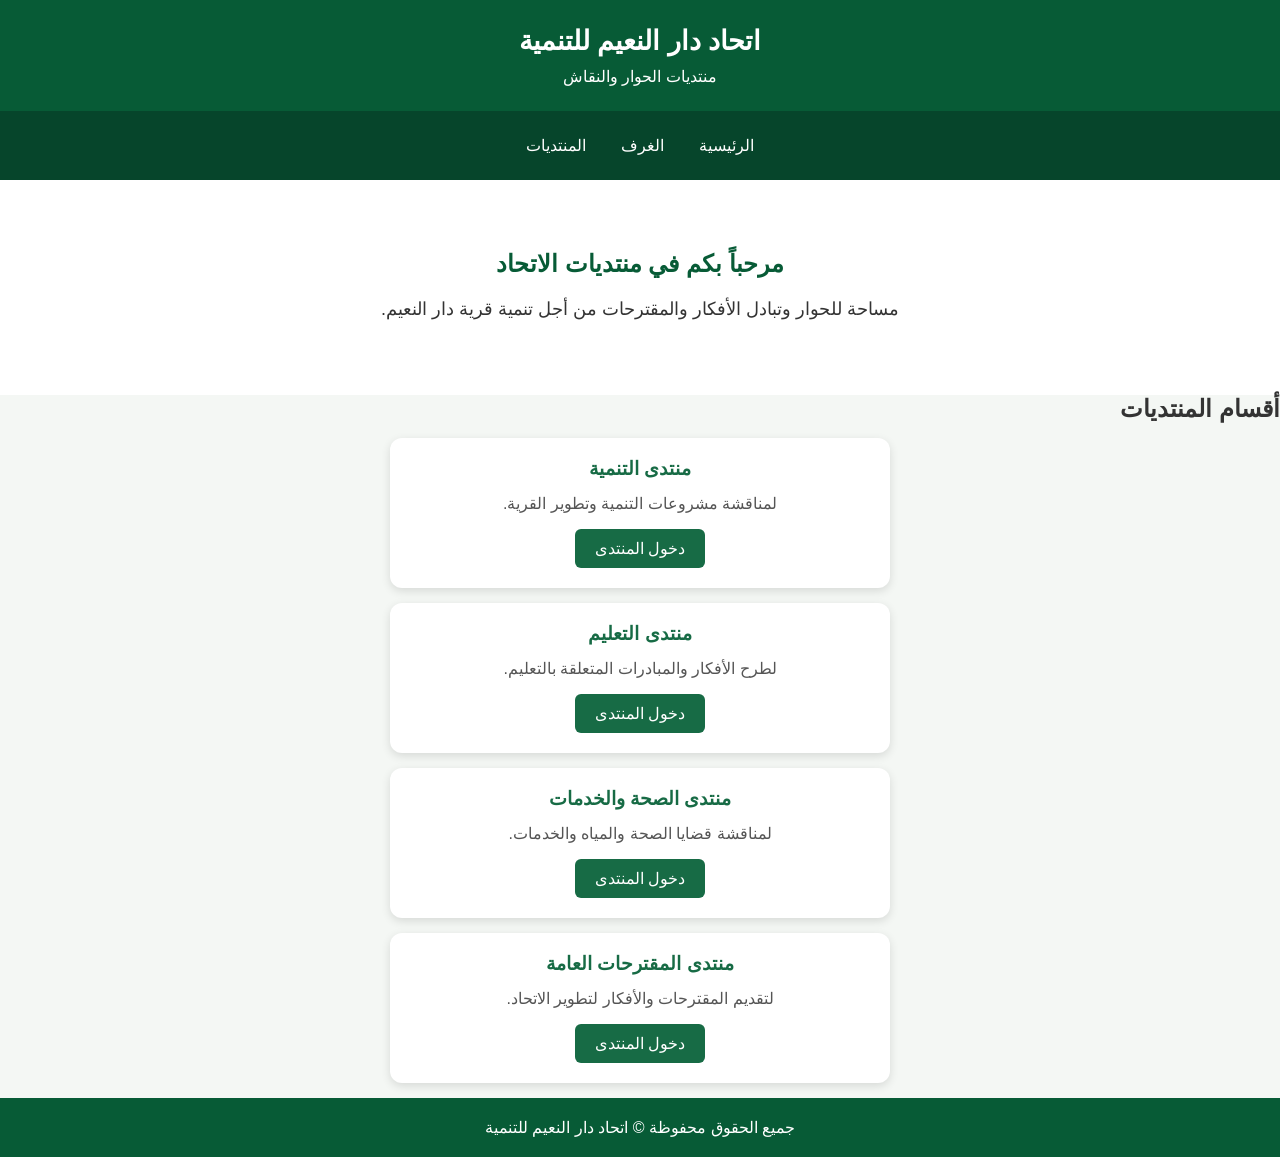
<file: forums.html>
<!DOCTYPE html>
<html lang="ar" dir="rtl">
<head>
    <meta charset="UTF-8">
    <meta name="viewport" content="width=device-width, initial-scale=1.0">
    <link rel="stylesheet" href="style.css">
    <title>المنتديات - اتحاد دار النعيم للتنمية</title>
</head>

<body>

<header>
    <h1>اتحاد دار النعيم للتنمية</h1>
    <p>منتديات الحوار والنقاش</p>
</header>

<nav>
    <a href="index.html">الرئيسية</a>
    <a href="rooms.html">الغرف</a>
    <a href="forums.html">المنتديات</a>
</nav>

<section class="hero">
    <h2>مرحباً بكم في منتديات الاتحاد</h2>
    <p>
        مساحة للحوار وتبادل الأفكار والمقترحات
        من أجل تنمية قرية دار النعيم.
    </p>
</section>

<section>
    <h2>أقسام المنتديات</h2>

    <div class="room-card">
        <h3>منتدى التنمية</h3>
        <p>لمناقشة مشروعات التنمية وتطوير القرية.</p>
        <a href="#">دخول المنتدى</a>
    </div>

    <div class="room-card">
        <h3>منتدى التعليم</h3>
        <p>لطرح الأفكار والمبادرات المتعلقة بالتعليم.</p>
        <a href="#">دخول المنتدى</a>
    </div>

    <div class="room-card">
        <h3>منتدى الصحة والخدمات</h3>
        <p>لمناقشة قضايا الصحة والمياه والخدمات.</p>
        <a href="#">دخول المنتدى</a>
    </div>

    <div class="room-card">
        <h3>منتدى المقترحات العامة</h3>
        <p>لتقديم المقترحات والأفكار لتطوير الاتحاد.</p>
        <a href="#">دخول المنتدى</a>
    </div>

</section>

<footer>
    <p>جميع الحقوق محفوظة © اتحاد دار النعيم للتنمية</p>
</footer>

</body>
</html>
</file>
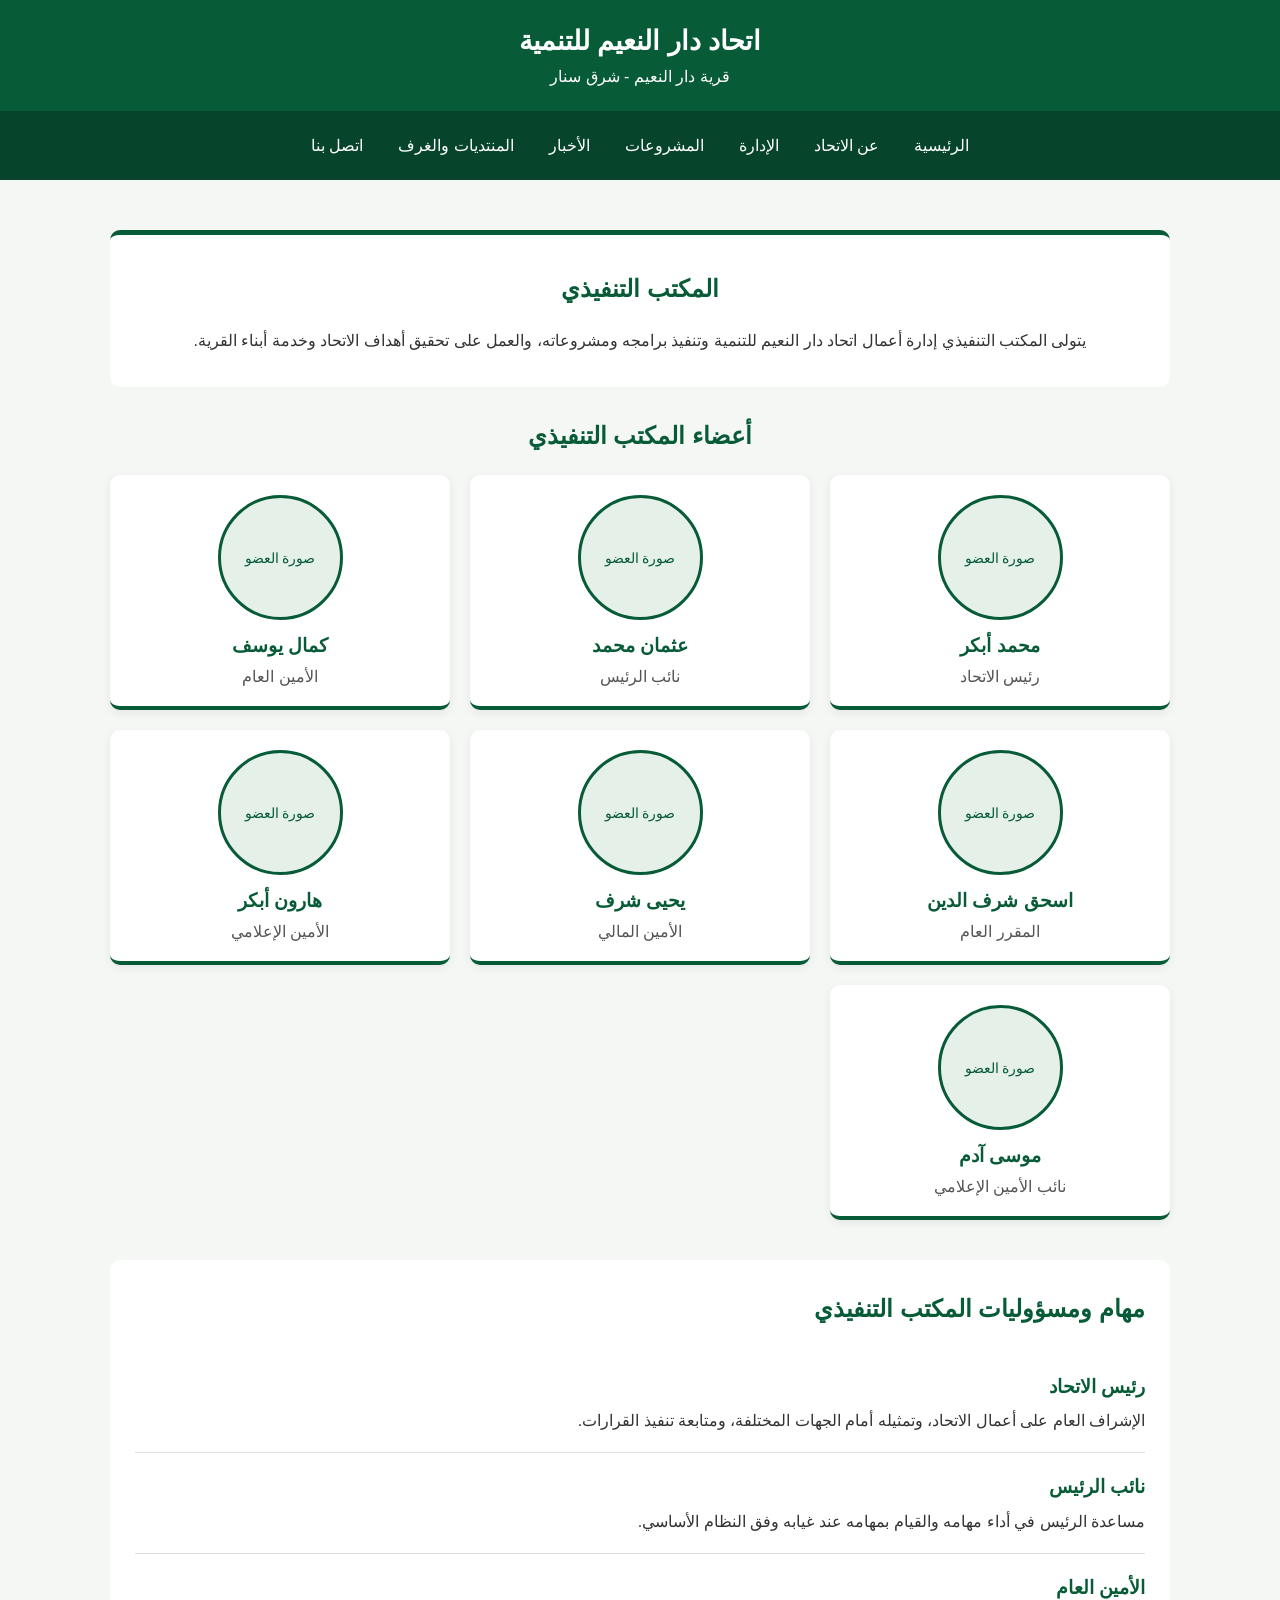
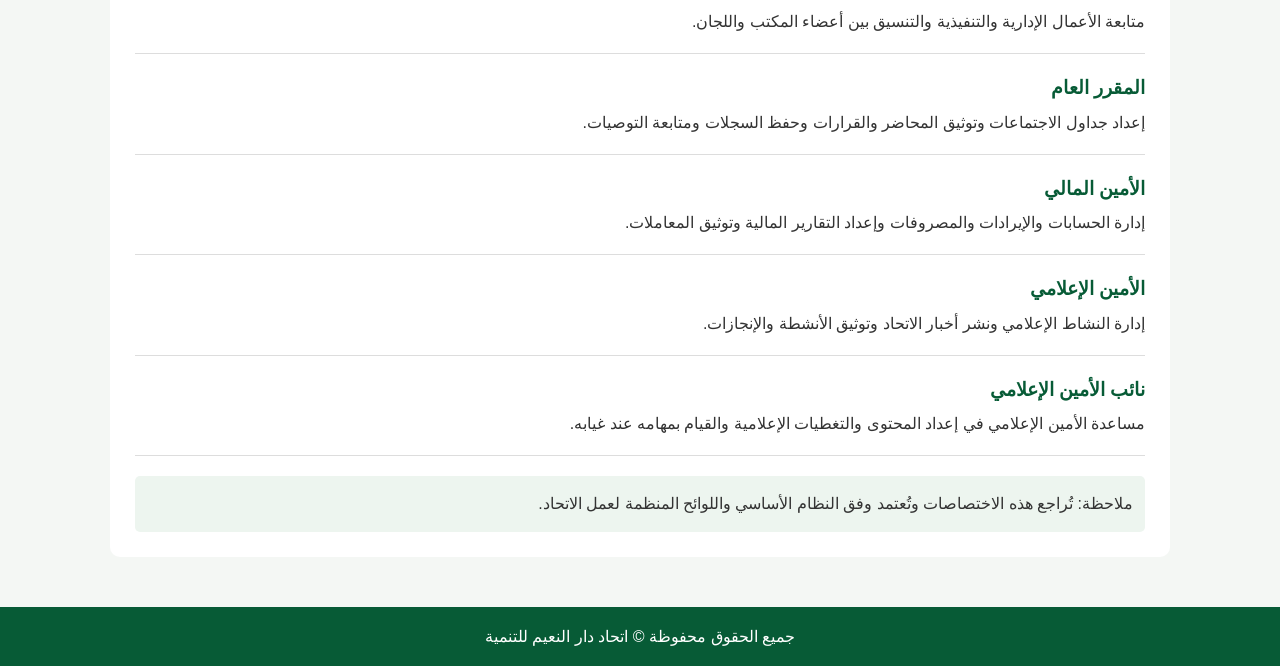
<file: management.html>
<!DOCTYPE html>
<html lang="ar" dir="rtl">

<head>
    <meta charset="UTF-8">
    <meta name="viewport" content="width=device-width, initial-scale=1.0">
    <link rel="stylesheet" href="style.css">
    <title>المكتب التنفيذي - اتحاد دار النعيم للتنمية</title>
</head>

<body>

<header>
    <h1>اتحاد دار النعيم للتنمية</h1>
    <p>قرية دار النعيم - شرق سنار</p>
</header>

<nav>
    <a href="index.html">الرئيسية</a>
    <a href="about.html">عن الاتحاد</a>
    <a href="management.html">الإدارة</a>
    <a href="#">المشروعات</a>
    <a href="#">الأخبار</a>
    <a href="#">المنتديات والغرف</a>
    <a href="#">اتصل بنا</a>
</nav>

<main class="management">

    <section class="management-intro">
        <h2>المكتب التنفيذي</h2>
        <p>
            يتولى المكتب التنفيذي إدارة أعمال اتحاد دار النعيم
            للتنمية وتنفيذ برامجه ومشروعاته، والعمل على تحقيق
            أهداف الاتحاد وخدمة أبناء القرية.
        </p>
    </section>

    <h2 class="section-title">أعضاء المكتب التنفيذي</h2>

    <section class="members">

        <article class="member-card">
            <div class="member-photo">صورة العضو</div>
            <h3>محمد أبكر</h3>
            <p>رئيس الاتحاد</p>
        </article>

        <article class="member-card">
            <div class="member-photo">صورة العضو</div>
            <h3>عثمان محمد</h3>
            <p>نائب الرئيس</p>
        </article>

        <article class="member-card">
            <div class="member-photo">صورة العضو</div>
            <h3>كمال يوسف</h3>
            <p>الأمين العام</p>
        </article>

        <article class="member-card">
            <div class="member-photo">صورة العضو</div>
            <h3>اسحق شرف الدين</h3>
            <p>المقرر العام</p>
        </article>

        <article class="member-card">
            <div class="member-photo">صورة العضو</div>
            <h3>يحيى شرف</h3>
            <p>الأمين المالي</p>
        </article>

        <article class="member-card">
            <div class="member-photo">صورة العضو</div>
            <h3>هارون أبكر</h3>
            <p>الأمين الإعلامي</p>
        </article>

        <article class="member-card">
            <div class="member-photo">صورة العضو</div>
            <h3>موسى آدم</h3>
            <p>نائب الأمين الإعلامي</p>
        </article>

    </section>

    <section class="duties">

        <h2>مهام ومسؤوليات المكتب التنفيذي</h2>

        <div class="duty-item">
            <h3>رئيس الاتحاد</h3>
            <p>الإشراف العام على أعمال الاتحاد، وتمثيله أمام الجهات المختلفة، ومتابعة تنفيذ القرارات.</p>
        </div>

        <div class="duty-item">
            <h3>نائب الرئيس</h3>
            <p>مساعدة الرئيس في أداء مهامه والقيام بمهامه عند غيابه وفق النظام الأساسي.</p>
        </div>

        <div class="duty-item">
            <h3>الأمين العام</h3>
            <p>متابعة الأعمال الإدارية والتنفيذية والتنسيق بين أعضاء المكتب واللجان.</p>
        </div>

        <div class="duty-item">
            <h3>المقرر العام</h3>
            <p>إعداد جداول الاجتماعات وتوثيق المحاضر والقرارات وحفظ السجلات ومتابعة التوصيات.</p>
        </div>

        <div class="duty-item">
            <h3>الأمين المالي</h3>
            <p>إدارة الحسابات والإيرادات والمصروفات وإعداد التقارير المالية وتوثيق المعاملات.</p>
        </div>

        <div class="duty-item">
            <h3>الأمين الإعلامي</h3>
            <p>إدارة النشاط الإعلامي ونشر أخبار الاتحاد وتوثيق الأنشطة والإنجازات.</p>
        </div>

        <div class="duty-item">
            <h3>نائب الأمين الإعلامي</h3>
            <p>مساعدة الأمين الإعلامي في إعداد المحتوى والتغطيات الإعلامية والقيام بمهامه عند غيابه.</p>
        </div>

        <p class="note">
            ملاحظة: تُراجع هذه الاختصاصات وتُعتمد وفق النظام الأساسي
            واللوائح المنظمة لعمل الاتحاد.
        </p>

    </section>

</main>

<footer>
    <p>جميع الحقوق محفوظة © اتحاد دار النعيم للتنمية</p>
</footer>

</body>
</html>
</file>
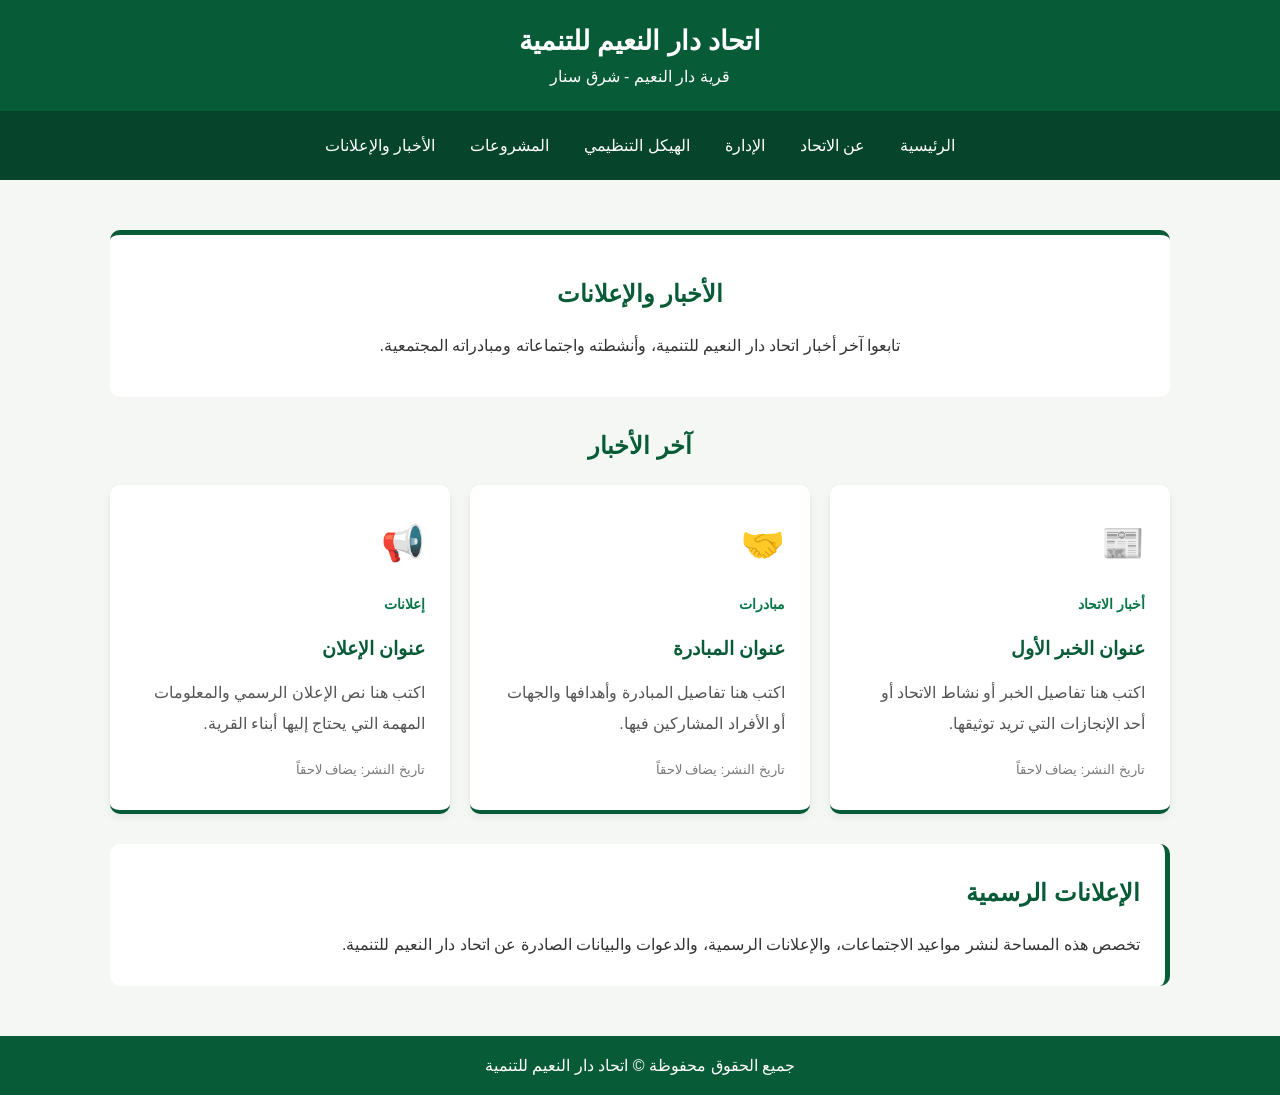
<file: news.html>
<!DOCTYPE html>
<html lang="ar" dir="rtl">
<head>
    <meta charset="UTF-8">
    <meta name="viewport" content="width=device-width, initial-scale=1.0">
    <link rel="stylesheet" href="style.css">
    <title>الأخبار والإعلانات - اتحاد دار النعيم</title>
</head>

<body>

    <header>
        <h1>اتحاد دار النعيم للتنمية</h1>
        <p>قرية دار النعيم - شرق سنار</p>
    </header>

    <nav>
        <a href="index.html">الرئيسية</a>
        <a href="about.html">عن الاتحاد</a>
        <a href="management.html">الإدارة</a>
        <a href="structure.html">الهيكل التنظيمي</a>
        <a href="projects.html">المشروعات</a>
        <a href="news.html">الأخبار والإعلانات</a>
    </nav>

    <main class="news">

        <section class="news-intro">
            <h2>الأخبار والإعلانات</h2>
            <p>
                تابعوا آخر أخبار اتحاد دار النعيم للتنمية،
                وأنشطته واجتماعاته ومبادراته المجتمعية.
            </p>
        </section>

        <h2 class="news-title">آخر الأخبار</h2>

        <section class="news-grid">

            <article class="news-card">
                <div class="news-icon">📰</div>
                <span class="news-type">أخبار الاتحاد</span>
                <h3>عنوان الخبر الأول</h3>
                <p>
                    اكتب هنا تفاصيل الخبر أو نشاط الاتحاد
                    أو أحد الإنجازات التي تريد توثيقها.
                </p>
                <span class="news-date">تاريخ النشر: يضاف لاحقاً</span>
            </article>

            <article class="news-card">
                <div class="news-icon">🤝</div>
                <span class="news-type">مبادرات</span>
                <h3>عنوان المبادرة</h3>
                <p>
                    اكتب هنا تفاصيل المبادرة وأهدافها
                    والجهات أو الأفراد المشاركين فيها.
                </p>
                <span class="news-date">تاريخ النشر: يضاف لاحقاً</span>
            </article>

            <article class="news-card">
                <div class="news-icon">📢</div>
                <span class="news-type">إعلانات</span>
                <h3>عنوان الإعلان</h3>
                <p>
                    اكتب هنا نص الإعلان الرسمي
                    والمعلومات المهمة التي يحتاج إليها أبناء القرية.
                </p>
                <span class="news-date">تاريخ النشر: يضاف لاحقاً</span>
            </article>

        </section>

        <section class="news-notices">
            <h2>الإعلانات الرسمية</h2>
            <p>
                تخصص هذه المساحة لنشر مواعيد الاجتماعات،
                والإعلانات الرسمية، والدعوات والبيانات الصادرة
                عن اتحاد دار النعيم للتنمية.
            </p>
        </section>

    </main>

    <footer>
        <p>جميع الحقوق محفوظة © اتحاد دار النعيم للتنمية</p>
    </footer>

</body>
</html>
</file>
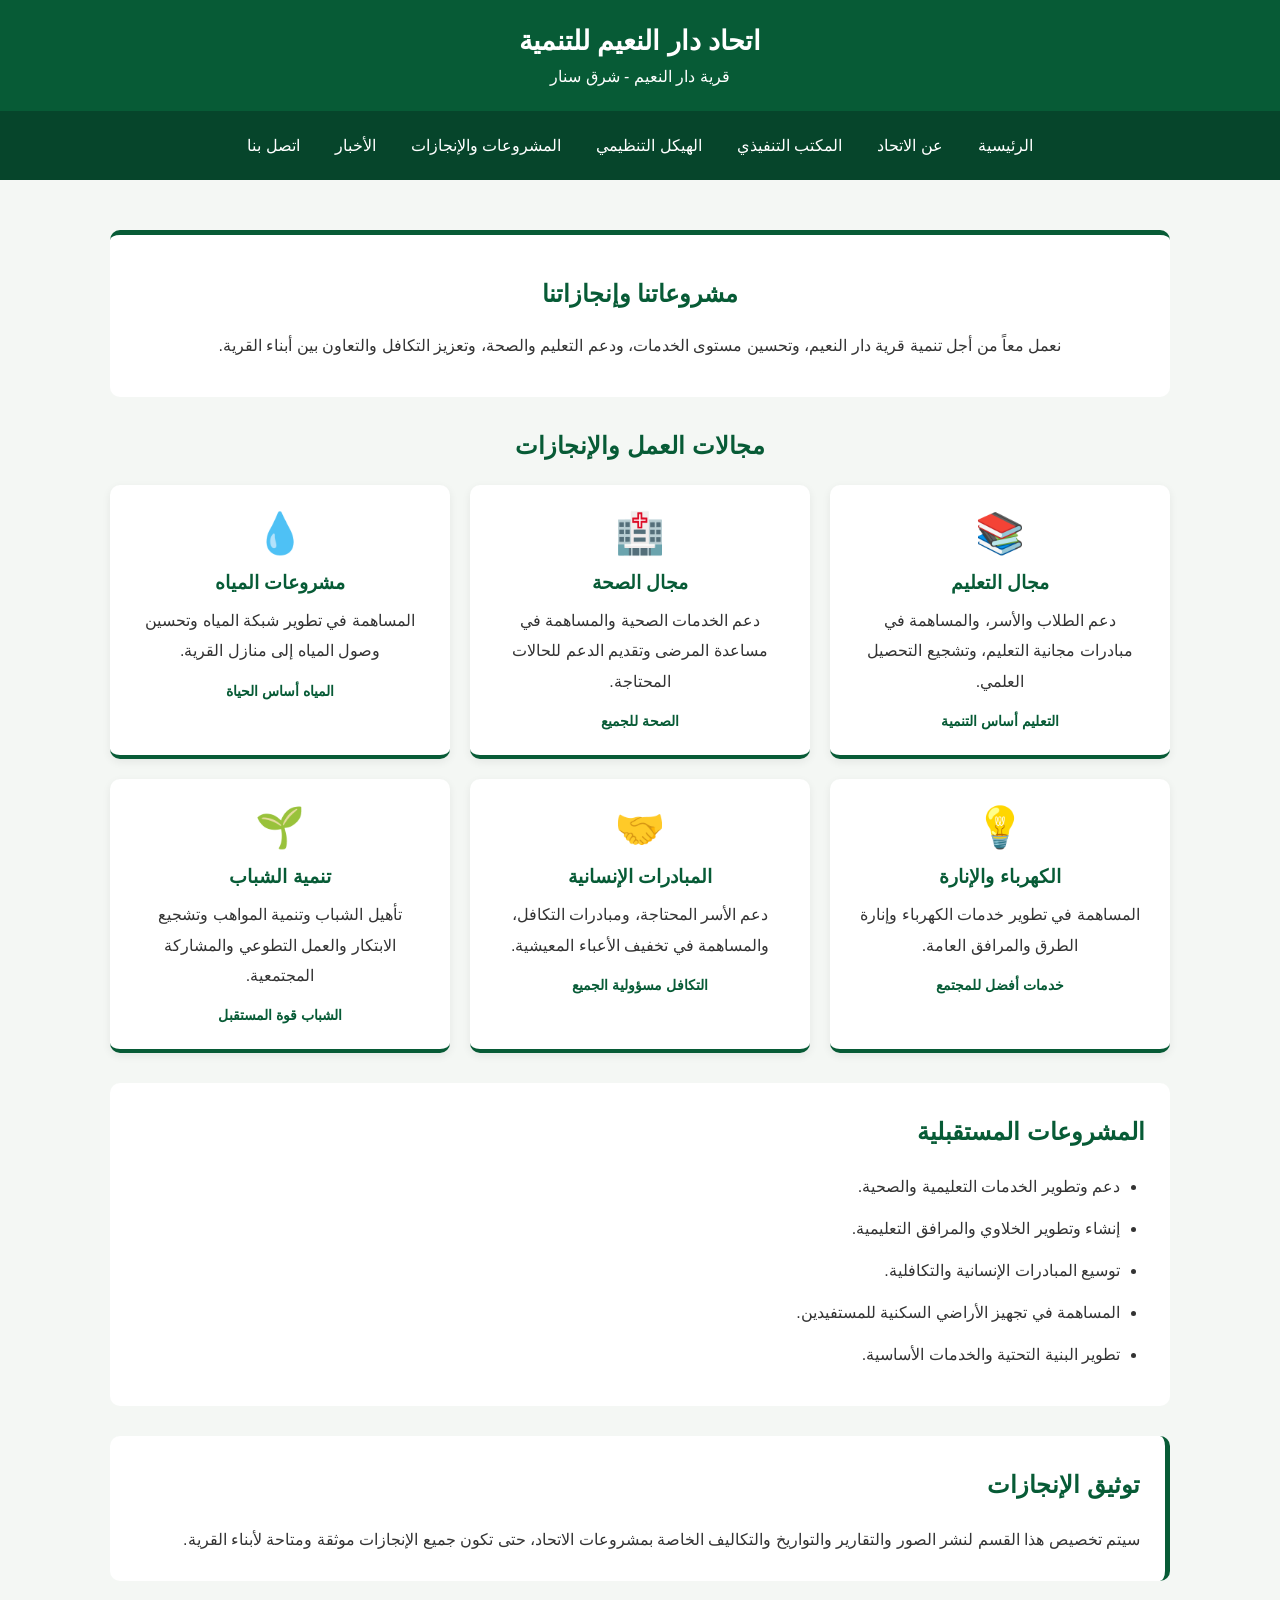
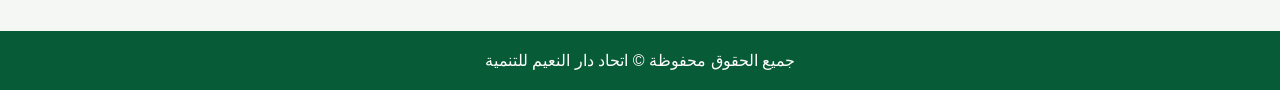
<file: projects.html_.html>
<!DOCTYPE html>
<html lang="ar" dir="rtl">

<head>
    <meta charset="UTF-8">
    <meta name="viewport" content="width=device-width, initial-scale=1.0">
    <link rel="stylesheet" href="style.css">
    <title>المشروعات والإنجازات - اتحاد دار النعيم</title>
</head>

<body>

<header>
    <h1>اتحاد دار النعيم للتنمية</h1>
    <p>قرية دار النعيم - شرق سنار</p>
</header>

<nav>
    <a href="index.html">الرئيسية</a>
    <a href="about.html">عن الاتحاد</a>
    <a href="management.html">المكتب التنفيذي</a>
    <a href="structure.html">الهيكل التنظيمي</a>
    <a href="projects.html_.html">المشروعات والإنجازات</a>
    <a href="#">الأخبار</a>
    <a href="#">اتصل بنا</a>
</nav>

<main class="projects">

    <section class="projects-intro">
        <h2>مشروعاتنا وإنجازاتنا</h2>
        <p>
            نعمل معاً من أجل تنمية قرية دار النعيم،
            وتحسين مستوى الخدمات، ودعم التعليم والصحة،
            وتعزيز التكافل والتعاون بين أبناء القرية.
        </p>
    </section>

    <h2 class="projects-title">مجالات العمل والإنجازات</h2>

    <section class="project-grid">

        <article class="project-card">
            <div class="project-icon">📚</div>
            <h3>مجال التعليم</h3>
            <p>
                دعم الطلاب والأسر، والمساهمة في مبادرات
                مجانية التعليم، وتشجيع التحصيل العلمي.
            </p>
            <span>التعليم أساس التنمية</span>
        </article>

        <article class="project-card">
            <div class="project-icon">🏥</div>
            <h3>مجال الصحة</h3>
            <p>
                دعم الخدمات الصحية والمساهمة في مساعدة
                المرضى وتقديم الدعم للحالات المحتاجة.
            </p>
            <span>الصحة للجميع</span>
        </article>

        <article class="project-card">
            <div class="project-icon">💧</div>
            <h3>مشروعات المياه</h3>
            <p>
                المساهمة في تطوير شبكة المياه
                وتحسين وصول المياه إلى منازل القرية.
            </p>
            <span>المياه أساس الحياة</span>
        </article>

        <article class="project-card">
            <div class="project-icon">💡</div>
            <h3>الكهرباء والإنارة</h3>
            <p>
                المساهمة في تطوير خدمات الكهرباء
                وإنارة الطرق والمرافق العامة.
            </p>
            <span>خدمات أفضل للمجتمع</span>
        </article>

        <article class="project-card">
            <div class="project-icon">🤝</div>
            <h3>المبادرات الإنسانية</h3>
            <p>
                دعم الأسر المحتاجة، ومبادرات التكافل،
                والمساهمة في تخفيف الأعباء المعيشية.
            </p>
            <span>التكافل مسؤولية الجميع</span>
        </article>

        <article class="project-card">
            <div class="project-icon">🌱</div>
            <h3>تنمية الشباب</h3>
            <p>
                تأهيل الشباب وتنمية المواهب وتشجيع
                الابتكار والعمل التطوعي والمشاركة المجتمعية.
            </p>
            <span>الشباب قوة المستقبل</span>
        </article>

    </section>

    <section class="future-projects">

        <h2>المشروعات المستقبلية</h2>

        <ul>
            <li>دعم وتطوير الخدمات التعليمية والصحية.</li>
            <li>إنشاء وتطوير الخلاوي والمرافق التعليمية.</li>
            <li>توسيع المبادرات الإنسانية والتكافلية.</li>
            <li>المساهمة في تجهيز الأراضي السكنية للمستفيدين.</li>
            <li>تطوير البنية التحتية والخدمات الأساسية.</li>
        </ul>

    </section>

    <section class="documentation">
        <h2>توثيق الإنجازات</h2>
        <p>
            سيتم تخصيص هذا القسم لنشر الصور والتقارير
            والتواريخ والتكاليف الخاصة بمشروعات الاتحاد،
            حتى تكون جميع الإنجازات موثقة ومتاحة لأبناء القرية.
        </p>
    </section>

</main>

<footer>
    <p>جميع الحقوق محفوظة © اتحاد دار النعيم للتنمية</p>
</footer>

</body>
</html>
</file>
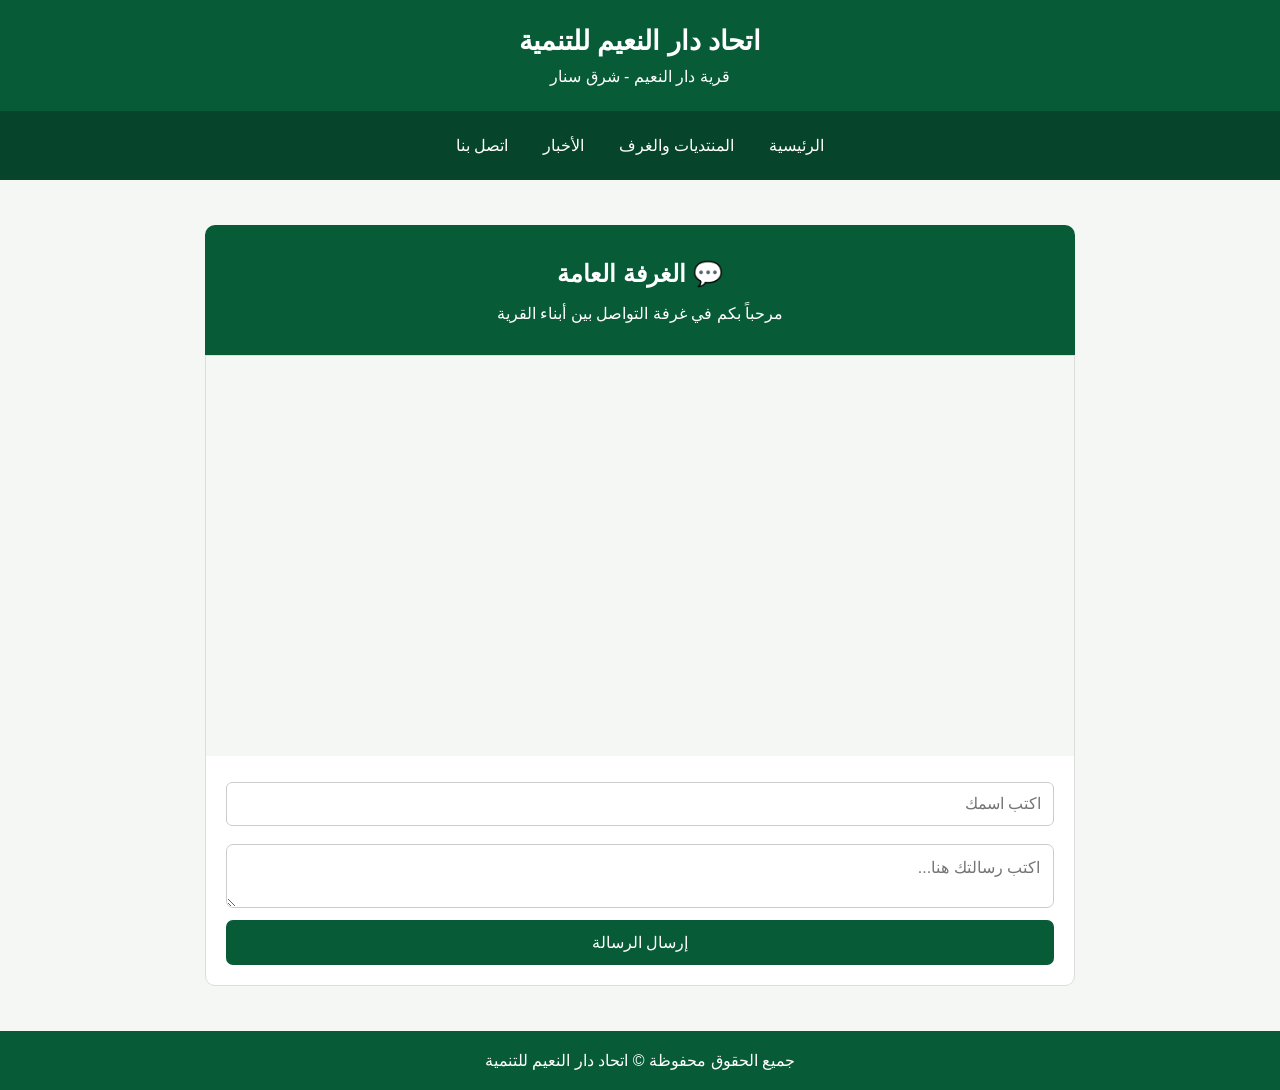
<file: public-room.html>
<!DOCTYPE html>
<html lang="ar" dir="rtl">

<head>
    <meta charset="UTF-8">
    <meta name="viewport" content="width=device-width, initial-scale=1.0">
    <link rel="stylesheet" href="style.css">
    <title>الغرفة العامة - اتحاد دار النعيم</title>
</head>

<body>

    <header>
        <h1>اتحاد دار النعيم للتنمية</h1>
        <p>قرية دار النعيم - شرق سنار</p>
    </header>

    <nav>
        <a href="index.html">الرئيسية</a>
        <a href="forums.html">المنتديات والغرف</a>
        <a href="news.html">الأخبار</a>
        <a href="contact.html">اتصل بنا</a>
    </nav>

    <main class="chat-room">

        <section class="chat-header">
            <h2>💬 الغرفة العامة</h2>
            <p>مرحباً بكم في غرفة التواصل بين أبناء القرية</p>
        </section>

        <section class="chat-box">

            <div class="chat-messages" id="messages">

                <div class="welcome-message">
                    مرحباً بكم في الغرفة العامة لاتحاد دار النعيم للتنمية.
                    نرجو الالتزام بالاحترام المتبادل وحسن الحوار.
                </div>

            </div>

            <form class="chat-form" id="chatForm">

                <input
                    type="text"
                    id="senderName"
                    placeholder="اكتب اسمك"
                    required
                >

                <textarea
                    id="messageInput"
                    placeholder="اكتب رسالتك هنا..."
                    rows="2"
                    required
                ></textarea>

                <button type="submit">إرسال الرسالة</button>

            </form>

        </section>

    </main>

    <footer>
        <p>جميع الحقوق محفوظة © اتحاد دار النعيم للتنمية</p>
    </footer>

    <script src="public-room.js"></script>

</body>
</html>
</file>
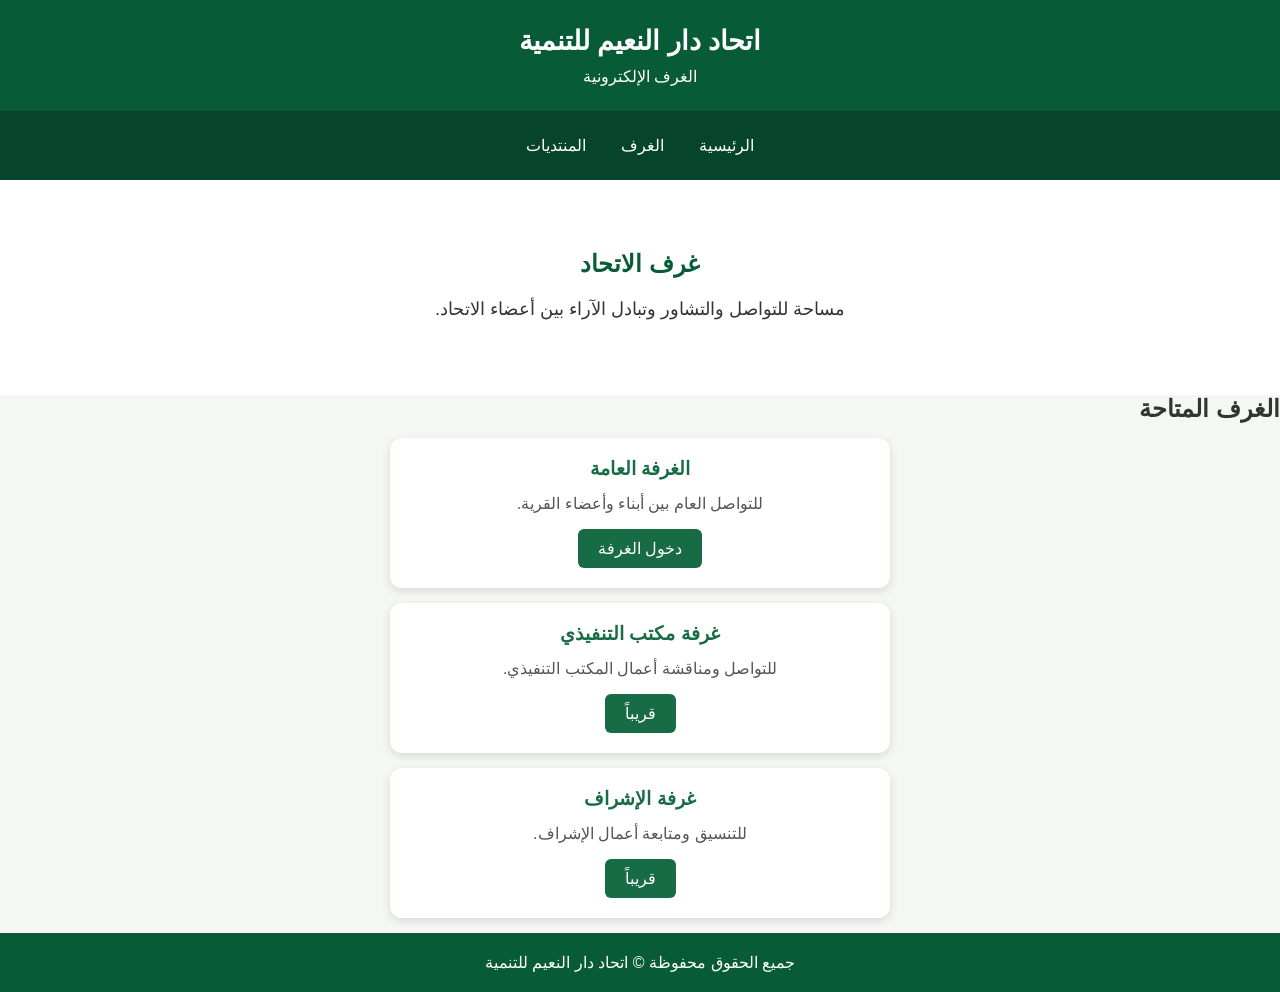
<file: rooms.html>
<!DOCTYPE html>
<html lang="ar" dir="rtl">
<head>
    <meta charset="UTF-8">
    <meta name="viewport" content="width=device-width, initial-scale=1.0">
    <link rel="stylesheet" href="style.css">
    <title>الغرف - اتحاد دار النعيم للتنمية</title>
</head>

<body>

    <header>
        <h1>اتحاد دار النعيم للتنمية</h1>
        <p>الغرف الإلكترونية</p>
    </header>

    <nav>
        <a href="index.html">الرئيسية</a>
        <a href="rooms.html">الغرف</a>
        <a href="forums.html">المنتديات</a>
    </nav>

    <section class="hero">
        <h2>غرف الاتحاد</h2>
        <p>مساحة للتواصل والتشاور وتبادل الآراء بين أعضاء الاتحاد.</p>
    </section>

    <section>
        <h2>الغرف المتاحة</h2>

        <div class="room-card">
            <h3>الغرفة العامة</h3>
            <p>للتواصل العام بين أبناء وأعضاء القرية.</p>
            <a href="room.html">دخول الغرفة</a>
        </div>

        <div class="room-card">
            <h3>غرفة مكتب التنفيذي</h3>
            <p>للتواصل ومناقشة أعمال المكتب التنفيذي.</p>
            <a href="#">قريباً</a>
        </div>

        <div class="room-card">
            <h3>غرفة الإشراف</h3>
            <p>للتنسيق ومتابعة أعمال الإشراف.</p>
            <a href="#">قريباً</a>
        </div>
    </section>

    <footer>
        <p>جميع الحقوق محفوظة © اتحاد دار النعيم للتنمية</p>
    </footer>

</body>
</html>
</file>
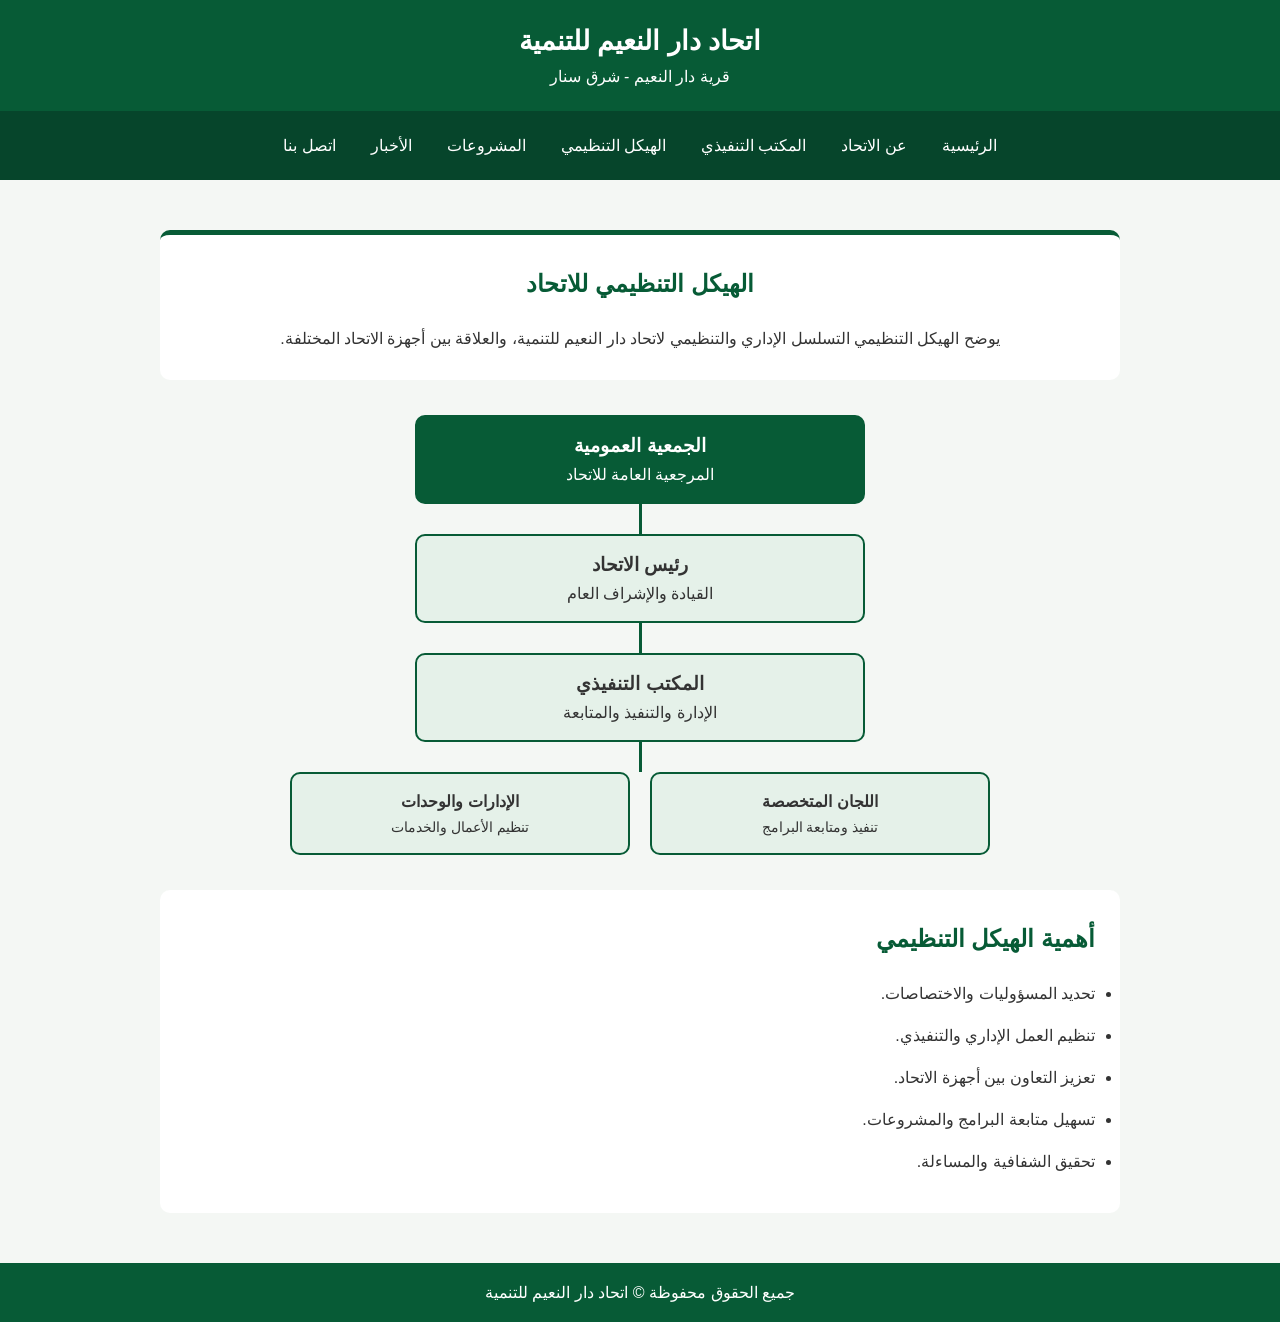
<file: structure.html_.html>
<!DOCTYPE html>
<html lang="ar" dir="rtl">

<head>
    <meta charset="UTF-8">
    <meta name="viewport" content="width=device-width, initial-scale=1.0">
    <link rel="stylesheet" href="style.css">
    <title>الهيكل التنظيمي - اتحاد دار النعيم</title>
</head>

<body>

<header>
    <h1>اتحاد دار النعيم للتنمية</h1>
    <p>قرية دار النعيم - شرق سنار</p>
</header>

<nav>
    <a href="index.html">الرئيسية</a>
    <a href="about.html">عن الاتحاد</a>
    <a href="management.html">المكتب التنفيذي</a>
    <a href="structure.html">الهيكل التنظيمي</a>
    <a href="#">المشروعات</a>
    <a href="#">الأخبار</a>
    <a href="#">اتصل بنا</a>
</nav>

<main class="structure">

    <div class="structure-intro">
        <h2>الهيكل التنظيمي للاتحاد</h2>
        <p>
            يوضح الهيكل التنظيمي التسلسل الإداري
            والتنظيمي لاتحاد دار النعيم للتنمية،
            والعلاقة بين أجهزة الاتحاد المختلفة.
        </p>
    </div>

    <section class="organization">

        <div class="org-box top">
            <h3>الجمعية العمومية</h3>
            <p>المرجعية العامة للاتحاد</p>
        </div>

        <div class="org-line"></div>

        <div class="org-box">
            <h3>رئيس الاتحاد</h3>
            <p>القيادة والإشراف العام</p>
        </div>

        <div class="org-line"></div>

        <div class="org-box">
            <h3>المكتب التنفيذي</h3>
            <p>الإدارة والتنفيذ والمتابعة</p>
        </div>

        <div class="org-line"></div>

        <div class="org-groups">

            <div class="org-box small">
                <h3>اللجان المتخصصة</h3>
                <p>تنفيذ ومتابعة البرامج</p>
            </div>

            <div class="org-box small">
                <h3>الإدارات والوحدات</h3>
                <p>تنظيم الأعمال والخدمات</p>
            </div>

        </div>

    </section>

    <section class="structure-info">

        <h2>أهمية الهيكل التنظيمي</h2>

        <ul>
            <li>تحديد المسؤوليات والاختصاصات.</li>
            <li>تنظيم العمل الإداري والتنفيذي.</li>
            <li>تعزيز التعاون بين أجهزة الاتحاد.</li>
            <li>تسهيل متابعة البرامج والمشروعات.</li>
            <li>تحقيق الشفافية والمساءلة.</li>
        </ul>

    </section>

</main>

<footer>
    <p>جميع الحقوق محفوظة © اتحاد دار النعيم للتنمية</p>
</footer>

</body>
</html>
</file>
<file: style.css>
/* إعدادات الصفحة العامة */
* {
    margin: 0;
    padding: 0;
    box-sizing: border-box;
}

body {
    font-family: Arial, sans-serif;
    direction: rtl;
    background-color: #f4f7f4;
    color: #333;
}

/* رأس الموقع */
header {
    background-color: #075b36;
    color: white;
    text-align: center;
    padding: 25px;
}

header h1 {
    font-size: 27px;
    margin-bottom: 10px;
}

header p {
    font-size: 16px;
}

/* القائمة الرئيسية */
nav {
    background-color: #06452b;
    padding: 15px;
    display: flex;
    justify-content: center;
    align-items: center;
    flex-wrap: wrap;
    gap: 15px;
}

nav a {
    color: white;
    text-decoration: none;
    font-size: 16px;
    padding: 10px;
    display: block;
}

/* القوائم المنسدلة */
.dropdown {
    position: relative;
    color: white;
}

.dropdown summary {
    list-style: none;
    cursor: pointer;
    padding: 10px;
    font-size: 16px;
}

.dropdown summary::-webkit-details-marker {
    display: none;
}

.dropdown summary::after {
    content: " ▼";
    font-size: 11px;
}

.dropdown[open] summary {
    background-color: #087747;
    border-radius: 5px;
}

/* محتويات القائمة */
.dropdown-menu {
    position: absolute;
    top: 100%;
    right: 0;
    min-width: 190px;
    background-color: white;
    box-shadow: 0 4px 12px #0003;
    border-radius: 5px;
    z-index: 100;
    overflow: hidden;
}

.dropdown-menu a {
    color: #075b36;
    padding: 12px 15px;
    border-bottom: 1px solid #eee;
    font-size: 15px;
}

.dropdown-menu a:hover {
    background-color: #e5f3eb;
}

/* تأثير الروابط */
nav > a:hover {
    background-color: #087747;
    border-radius: 5px;
}

/* القسم الرئيسي */
.hero {
    text-align: center;
    padding: 70px 20px;
    background-color: white;
}

.hero h2 {
    color: #075b36;
    margin-bottom: 15px;
}

.hero p {
    font-size: 18px;
    line-height: 1.8;
}

/* تذييل الموقع */
footer {
    background-color: #075b36;
    color: white;
    text-align: center;
    padding: 20px;
}

/* الهواتف */
@media (max-width: 600px) {

    nav {
        gap: 5px;
        padding: 10px;
    }

    nav a,
    .dropdown summary {
        font-size: 14px;
        padding: 10px 7px;
    }

    .dropdown-menu {
        min-width: 170px;
    }

    header h1 {
        font-size: 22px;
    }

    .hero {
        padding: 45px 15px;
    }
}


/* صفحة عن الاتحاد */

.about {
    background-color: white;
    max-width: 1000px;
    margin: 30px auto;
    padding: 30px;
    border-radius: 10px;
    line-height: 2;
}

.about h2 {
    color: #075b36;
    margin: 20px 0 10px;
    border-bottom: 2px solid #e1eee6;
    padding-bottom: 8px;
}

.about p {
    font-size: 17px;
    margin-bottom: 15px;
}

.about ul {
    padding-right: 25px;
}

.about li {
    margin-bottom: 8px;
}

@media (max-width: 600px) {
    .about {
        margin: 15px;
        padding: 20px;
    }
}


/* صفحة الإدارة */

.management {
    max-width: 1100px;
    margin: 30px auto;
    padding: 20px;
}

.management-intro {
    background: white;
    padding: 30px;
    text-align: center;
    border-radius: 10px;
    line-height: 2;
    border-top: 5px solid #075b36;
}

.management-intro h2 {
    color: #075b36;
    margin-bottom: 12px;
}

.section-title {
    text-align: center;
    color: #075b36;
    margin: 35px 0 25px;
}

.members {
    display: grid;
    grid-template-columns: repeat(3, 1fr);
    gap: 20px;
}

.member-card {
    background: white;
    padding: 20px;
    text-align: center;
    border-radius: 10px;
    box-shadow: 0 3px 10px #0001;
    border-bottom: 4px solid #075b36;
}

.member-photo {
    width: 125px;
    height: 125px;
    border-radius: 50%;
    background: #e5f0e9;
    border: 3px solid #075b36;
    margin: 0 auto 15px;
    display: flex;
    align-items: center;
    justify-content: center;
    color: #075b36;
    font-size: 14px;
}

.member-card h3 {
    color: #075b36;
    margin-bottom: 10px;
}

.member-card p {
    color: #555;
    font-size: 16px;
}

.duties {
    background: white;
    margin-top: 40px;
    padding: 25px;
    border-radius: 10px;
    line-height: 2;
}

.duties h2 {
    color: #075b36;
    margin-bottom: 20px;
}

.duty-item {
    border-bottom: 1px solid #ddd;
    padding: 15px 0;
}

.duty-item h3 {
    color: #075b36;
}

.note {
    background: #edf5ef;
    padding: 12px;
    margin-top: 20px;
    border-radius: 5px;
}

@media (max-width: 700px) {
    .members {
        grid-template-columns: repeat(2, 1fr);
    }
}

@media (max-width: 450px) {
    .members {
        grid-template-columns: 1fr;
    }
}


/* صفحة الهيكل التنظيمي */

.structure {
    max-width: 1000px;
    margin: 30px auto;
    padding: 20px;
}

.structure-intro,
.structure-info {
    background: white;
    padding: 25px;
    border-radius: 10px;
    line-height: 2;
}

.structure-intro {
    text-align: center;
    border-top: 5px solid #075b36;
}

.structure h2 {
    color: #075b36;
    margin-bottom: 15px;
}

.organization {
    text-align: center;
    margin: 35px 0;
}

.org-box {
    background: #e5f1e9;
    border: 2px solid #075b36;
    border-radius: 10px;
    padding: 18px;
    max-width: 450px;
    margin: auto;
}

.org-box.top {
    background: #075b36;
    color: white;
}

.org-box h3 {
    margin-bottom: 8px;
}

.org-line {
    width: 3px;
    height: 30px;
    background: #075b36;
    margin: auto;
}

.org-groups {
    display: grid;
    grid-template-columns: 1fr 1fr;
    gap: 20px;
    max-width: 700px;
    margin: auto;
}

.org-box.small {
    width: 100%;
    font-size: 14px;
}

.structure-info {
    margin-top: 30px;
}

.structure-info li {
    margin-bottom: 10px;
}

@media (max-width: 500px) {
    .org-groups {
        grid-template-columns: 1fr;
    }
}


/* صفحة المشروعات والإنجازات */

.projects {
    max-width: 1100px;
    margin: 30px auto;
    padding: 20px;
}

.projects-intro {
    background: white;
    text-align: center;
    padding: 35px 20px;
    border-radius: 10px;
    border-top: 5px solid #075b36;
    line-height: 2;
}

.projects-intro h2 {
    color: #075b36;
    margin-bottom: 12px;
}

.projects-title {
    text-align: center;
    color: #075b36;
    margin: 35px 0 25px;
}

.project-grid {
    display: grid;
    grid-template-columns: repeat(3, 1fr);
    gap: 20px;
}

.project-card {
    background: white;
    padding: 25px;
    border-radius: 10px;
    text-align: center;
    box-shadow: 0 3px 10px #0001;
    border-bottom: 4px solid #075b36;
}

.project-icon {
    font-size: 40px;
    margin-bottom: 15px;
}

.project-card h3 {
    color: #075b36;
    margin-bottom: 12px;
}

.project-card p {
    line-height: 1.9;
    margin-bottom: 15px;
}

.project-card span {
    color: #075b36;
    font-size: 14px;
    font-weight: bold;
}

.future-projects,
.documentation {
    background: white;
    padding: 25px;
    margin-top: 30px;
    border-radius: 10px;
    line-height: 2;
}

.future-projects h2,
.documentation h2 {
    color: #075b36;
    margin-bottom: 15px;
}

.future-projects ul {
    padding-right: 25px;
}

.future-projects li {
    margin-bottom: 10px;
}

.documentation {
    border-right: 5px solid #075b36;
}

@media (max-width: 750px) {
    .project-grid {
        grid-template-columns: repeat(2, 1fr);
    }
}

@media (max-width: 450px) {
    .project-grid {
        grid-template-columns: 1fr;
    }
}


/* صفحة الأخبار والإعلانات */

.news {
    max-width: 1100px;
    margin: 30px auto;
    padding: 20px;
}

.news-intro {
    background: white;
    text-align: center;
    padding: 35px 20px;
    border-radius: 10px;
    border-top: 5px solid #075b36;
    line-height: 2;
}

.news-intro h2 {
    color: #075b36;
    margin-bottom: 12px;
}

.news-title {
    text-align: center;
    color: #075b36;
    margin: 35px 0 25px;
}

.news-grid {
    display: grid;
    grid-template-columns: repeat(3, 1fr);
    gap: 20px;
}

.news-card {
    background: white;
    padding: 25px;
    border-radius: 10px;
    box-shadow: 0 3px 10px #0001;
    border-bottom: 4px solid #075b36;
    line-height: 1.9;
}

.news-icon {
    font-size: 35px;
    margin-bottom: 12px;
}

.news-type {
    color: #087747;
    font-size: 14px;
    font-weight: bold;
}

.news-card h3 {
    color: #075b36;
    margin: 12px 0;
}

.news-card p {
    color: #555;
    margin-bottom: 15px;
}

.news-date {
    color: #777;
    font-size: 13px;
}

.news-notices {
    background: white;
    padding: 25px;
    margin-top: 30px;
    border-right: 5px solid #075b36;
    border-radius: 10px;
    line-height: 2;
}

.news-notices h2 {
    color: #075b36;
    margin-bottom: 12px;
}

@media (max-width: 750px) {
    .news-grid {
        grid-template-columns: repeat(2, 1fr);
    }
}

@media (max-width: 450px) {
    .news-grid {
        grid-template-columns: 1fr;
    }
}


/* صفحة اتصل بنا */

.contact {
    max-width: 1100px;
    margin: 30px auto;
    padding: 20px;
}

.contact-intro {
    background: white;
    text-align: center;
    padding: 35px 20px;
    border-radius: 10px;
    border-top: 5px solid #075b36;
    line-height: 2;
}

.contact-intro h2 {
    color: #075b36;
    margin-bottom: 12px;
}

.contact-info {
    display: grid;
    grid-template-columns: repeat(3, 1fr);
    gap: 20px;
    margin-top: 25px;
}

.contact-card {
    background: white;
    padding: 25px;
    text-align: center;
    border-radius: 10px;
    box-shadow: 0 3px 10px #0001;
    border-bottom: 4px solid #075b36;
}

.contact-card div {
    font-size: 35px;
    margin-bottom: 12px;
}

.contact-card h3 {
    color: #075b36;
    margin-bottom: 10px;
}

.contact-form {
    background: white;
    padding: 30px;
    margin-top: 30px;
    border-radius: 10px;
}

.contact-form h2 {
    color: #075b36;
    margin-bottom: 20px;
}

.contact-form label {
    display: block;
    margin: 15px 0 8px;
    color: #075b36;
    font-weight: bold;
}

.contact-form input,
.contact-form textarea {
    width: 100%;
    padding: 13px;
    border: 1px solid #ccc;
    border-radius: 6px;
    font-family: Arial, sans-serif;
    font-size: 16px;
}

.contact-form textarea {
    resize: vertical;
}

.contact-form button {
    background: #075b36;
    color: white;
    border: none;
    padding: 13px 30px;
    margin-top: 20px;
    border-radius: 6px;
    font-size: 16px;
    cursor: pointer;
}

.contact-form button:hover {
    background: #087747;
}

@media (max-width: 650px) {
    .contact-info {
        grid-template-columns: 1fr;
    }

    .contact-form {
        padding: 20px;
    }
}


/* صفحة المنتديات والغرف */

.forums {
    max-width: 1100px;
    margin: 30px auto;
    padding: 20px;
}

.forums-intro {
    background: white;
    text-align: center;
    padding: 35px 20px;
    border-radius: 10px;
    border-top: 5px solid #075b36;
    line-height: 2;
}

.forums-intro h2 {
    color: #075b36;
    margin-bottom: 12px;
}

.forums-title {
    text-align: center;
    color: #075b36;
    margin: 35px 0 25px;
}

.forums-grid {
    display: grid;
    grid-template-columns: repeat(2, 1fr);
    gap: 20px;
}

.forum-card {
    background: white;
    padding: 25px;
    text-align: center;
    border-radius: 10px;
    box-shadow: 0 3px 10px #0001;
    border-bottom: 4px solid #075b36;
}

.forum-icon {
    font-size: 40px;
    margin-bottom: 15px;
}

.forum-card h3 {
    color: #075b36;
    margin-bottom: 12px;
}

.forum-card p {
    line-height: 1.9;
    margin-bottom: 20px;
}

.forum-link {
    display: inline-block;
    background: #075b36;
    color: white;
    text-decoration: none;
    padding: 10px 22px;
    border-radius: 6px;
}

.forum-link:hover {
    background: #087747;
}

.private-room {
    display: inline-block;
    background: #f0f0f0;
    color: #555;
    padding: 10px;
    border-radius: 6px;
    font-size: 14px;
}

.forums-info {
    background: white;
    padding: 25px;
    margin-top: 30px;
    border-radius: 10px;
    line-height: 2;
}

.forums-info h2 {
    color: #075b36;
    margin-bottom: 15px;
}

.forums-info ul {
    padding-right: 25px;
}

@media (max-width: 600px) {
    .forums-grid {
        grid-template-columns: 1fr;
    }
}


/* الغرفة العامة */

.chat-room {
    max-width: 900px;
    margin: 30px auto;
    padding: 15px;
}

.chat-header {
    background: #075b36;
    color: white;
    text-align: center;
    padding: 25px;
    border-radius: 10px 10px 0 0;
    line-height: 2;
}

.chat-box {
    background: white;
    border: 1px solid #ddd;
    border-radius: 0 0 10px 10px;
    overflow: hidden;
}

.chat-messages {
    height: 400px;
    overflow-y: auto;
    padding: 20px;
    background: #f4f7f4;
}

.welcome-message {
    background: #e1f1e7;
    color: #075b36;
    padding: 15px;
    border-radius: 10px;
    line-height: 1.8;
    margin-bottom: 15px;
}

.message {
    background: white;
    padding: 12px 15px;
    margin-bottom: 12px;
    border-radius: 10px;
    border-right: 4px solid #075b36;
    box-shadow: 0 2px 5px #0001;
}

.message strong {
    display: block;
    color: #075b36;
    margin-bottom: 7px;
}

.message p {
    line-height: 1.7;
    overflow-wrap: anywhere;
}

.message small {
    display: block;
    color: #888;
    margin-top: 8px;
    font-size: 12px;
}

.chat-form {
    padding: 20px;
    display: flex;
    flex-direction: column;
    gap: 12px;
}

.chat-form input,
.chat-form textarea {
    width: 100%;
    padding: 13px;
    border: 1px solid #ccc;
    border-radius: 7px;
    font-family: Arial, sans-serif;
    font-size: 16px;
}

.chat-form button {
    background: #075b36;
    color: white;
    border: none;
    padding: 13px;
    border-radius: 7px;
    font-size: 16px;
    cursor: pointer;
}

.chat-form button:hover {
    background: #087747;
}

@media (max-width: 600px) {
    .chat-messages {
        height: 350px;
    }

    .chat-room {
        margin: 15px auto;
    }
}


/* تنسيق الغرفة العامة */
#public-room {
    background: #f5f7fa;
    padding: 20px;
    margin: 20px 0;
    border-radius: 12px;
    border: 1px solid #ddd;
}

#public-room h2 {
    color: #176b45;
    text-align: center;
    margin-bottom: 20px;
}

#chat-box {
    background: white;
    min-height: 200px;
    padding: 15px;
    border: 1px solid #ddd;
    border-radius: 8px;
    margin-bottom: 15px;
    overflow-y: auto;
}

.chat-form input {
    width: 100%;
    padding: 12px;
    margin: 6px 0;
    border: 1px solid #ccc;
    border-radius: 6px;
    box-sizing: border-box;
}

#send-btn {
    background: #176b45;
    color: white;
    padding: 12px 25px;
    border: none;
    border-radius: 6px;
    cursor: pointer;
    width: 100%;
}


/* تنسيق بطاقات الغرف */

.room-card {
    background: #ffffff;
    padding: 20px;
    margin: 15px auto;
    width: 85%;
    max-width: 500px;
    border-radius: 12px;
    box-shadow: 0 3px 10px rgba(0, 0, 0, 0.12);
    text-align: center;
}

.room-card h3 {
    color: #176b45;
    margin-bottom: 10px;
}

.room-card p {
    color: #555;
    line-height: 1.8;
}

.room-card a {
    display: inline-block;
    background: #176b45;
    color: white;
    padding: 10px 20px;
    margin-top: 10px;
    border-radius: 6px;
    text-decoration: none;
}

.room-card a:hover {
    background: #104d31;
}
</file>
